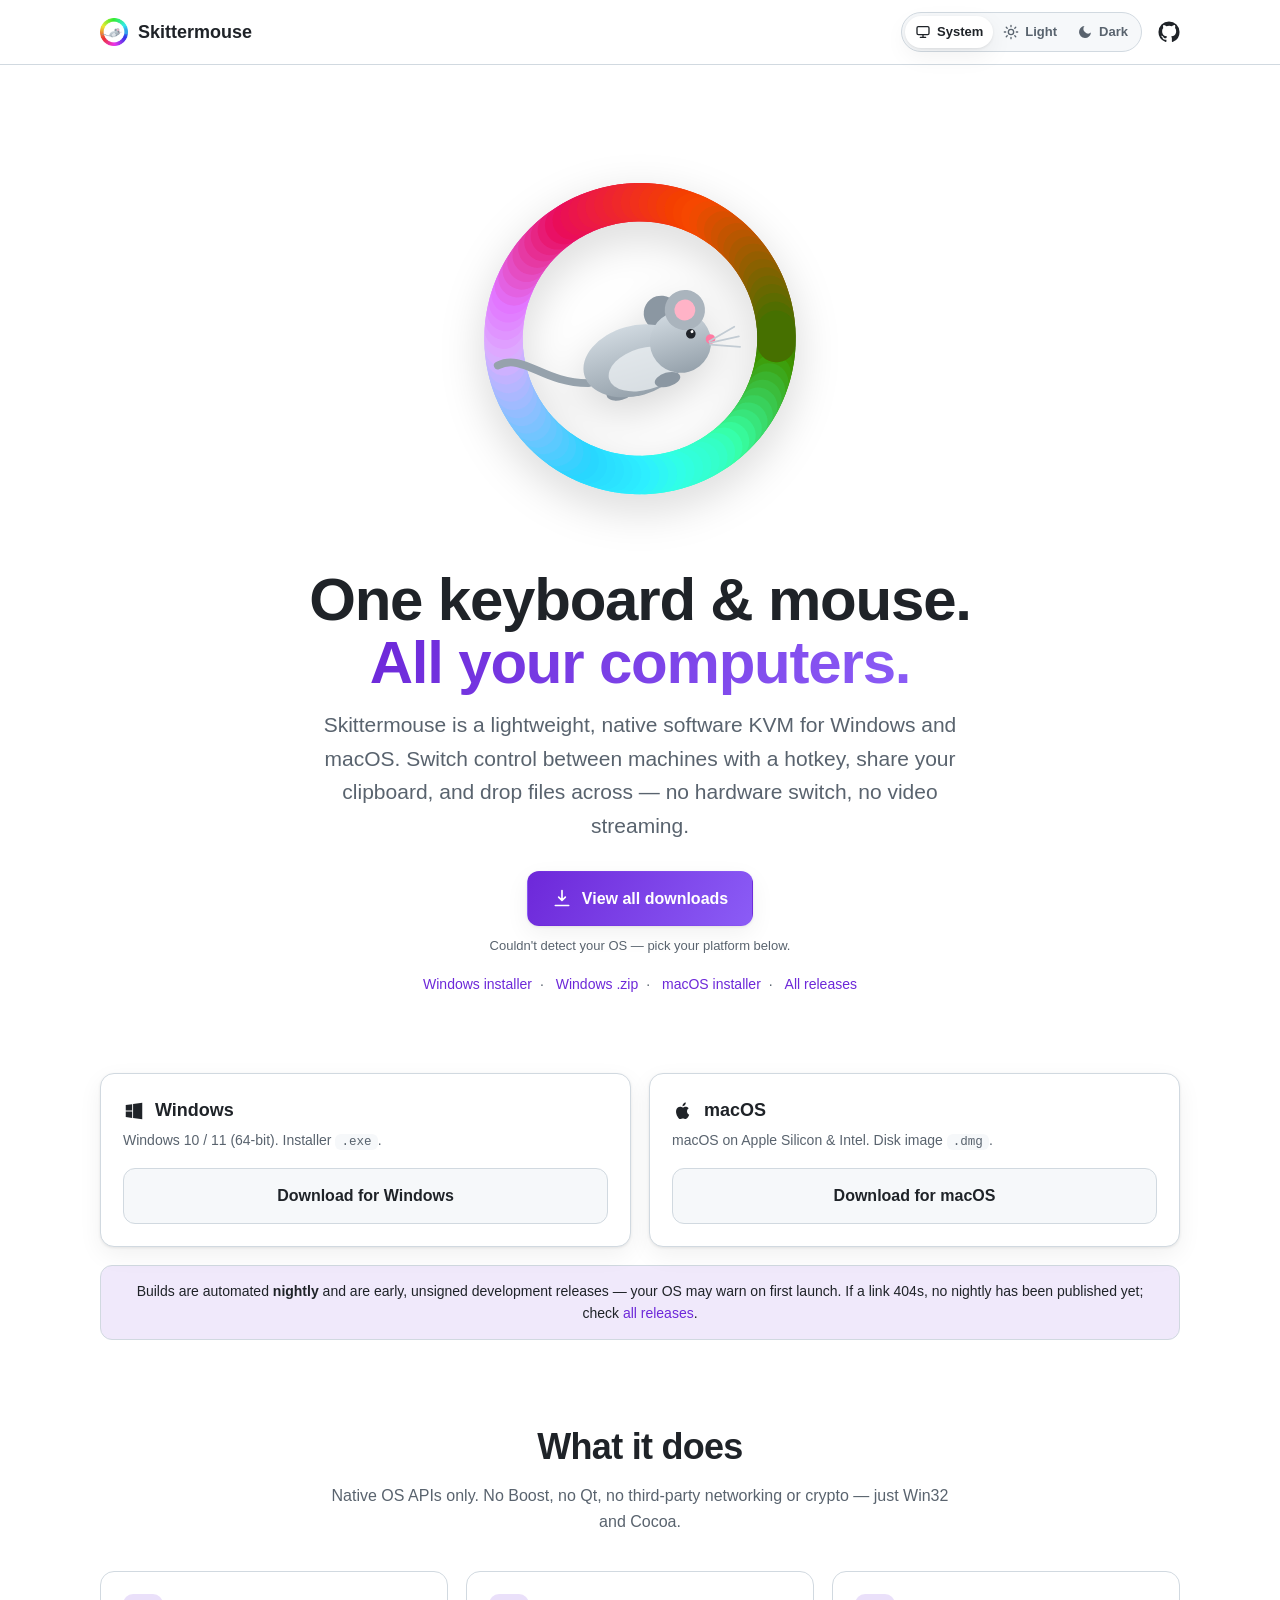
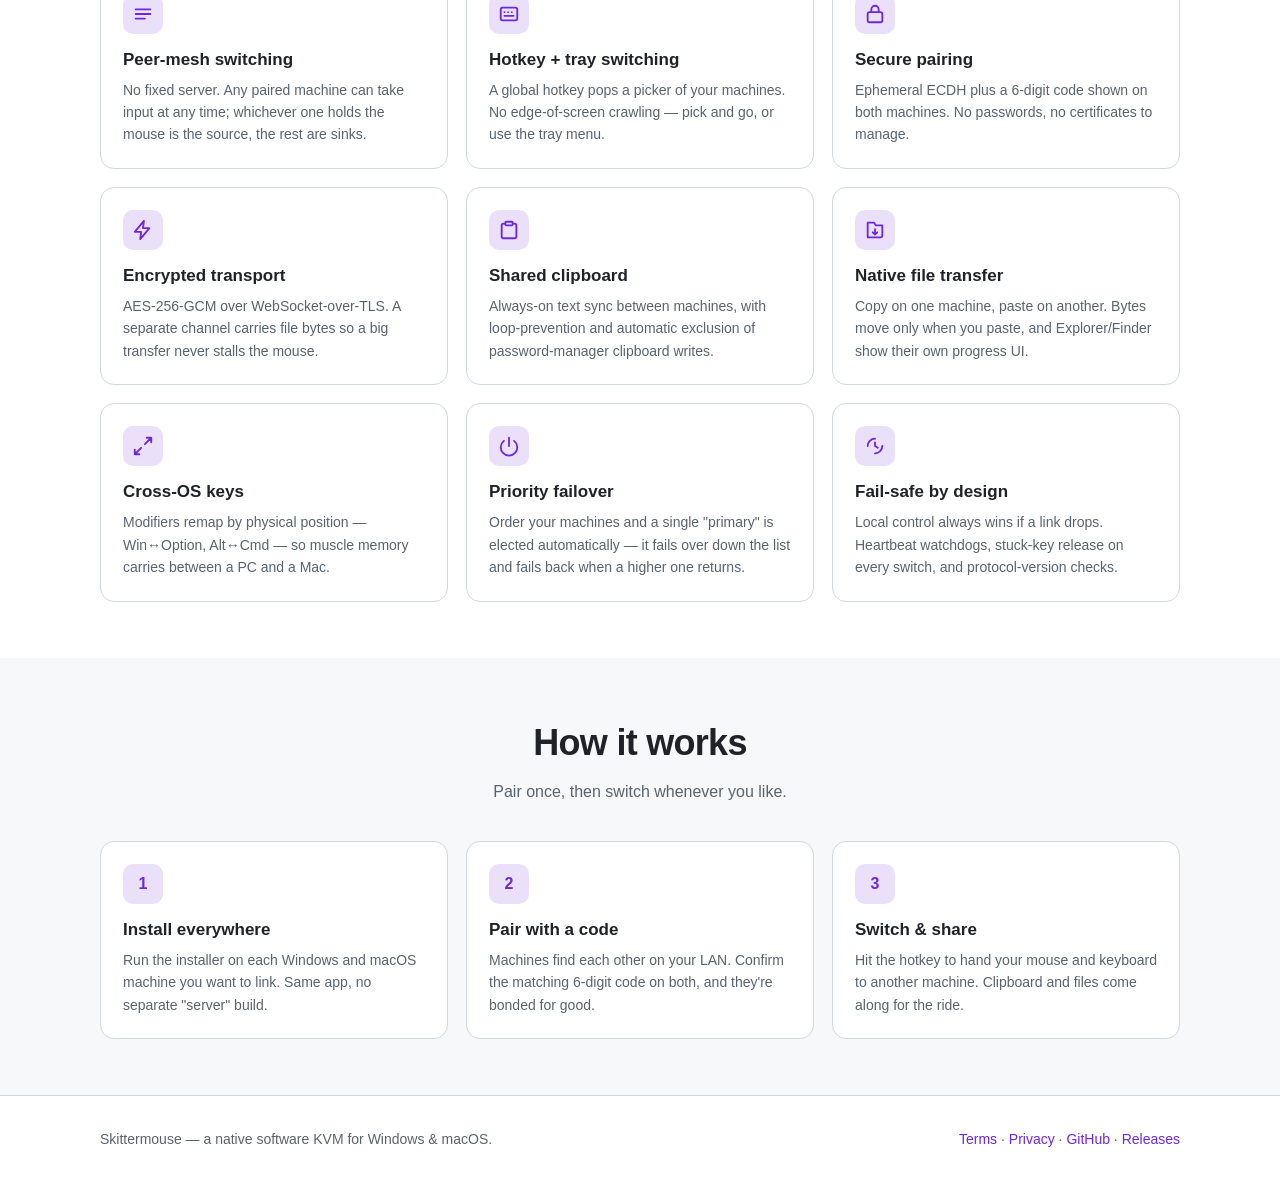
<file: docs/index.html>
<!doctype html>
<html lang="en">
  <head>
    <meta charset="UTF-8" />
    <meta
      name="viewport"
      content="width=device-width, initial-scale=1, viewport-fit=cover"
    />
    <title>Skittermouse — one keyboard & mouse for all your computers</title>
    <meta
      name="description"
      content="Skittermouse is a lightweight, native software KVM for Windows and macOS. Control multiple computers with one mouse and keyboard, with a shared clipboard, secure pairing, and native file transfer."
    />

    <meta name="color-scheme" content="light dark" />
    <meta
      name="theme-color"
      content="#ffffff"
      media="(prefers-color-scheme: light)"
    />
    <meta
      name="theme-color"
      content="#0d1117"
      media="(prefers-color-scheme: dark)"
    />
    <meta name="apple-mobile-web-app-capable" content="yes" />
    <meta name="apple-mobile-web-app-status-bar-style" content="default" />
    <meta name="apple-mobile-web-app-title" content="Skittermouse" />
    <meta name="robots" content="index, follow" />
    <meta
      name="keywords"
      content="software KVM, keyboard and mouse sharing, Windows, macOS, shared clipboard, file transfer, Synergy alternative, Deskflow alternative"
    />
    <link rel="canonical" href="https://mouse.deb0.com/" />

    <!-- Open Graph -->
    <meta
      property="og:title"
      content="Skittermouse — software KVM for Windows & macOS"
    />
    <meta
      property="og:description"
      content="Control multiple computers with one mouse and keyboard. Native, encrypted, zero third-party dependencies."
    />
    <meta property="og:type" content="website" />
    <meta property="og:url" content="https://mouse.deb0.com/" />
    <meta property="og:site_name" content="Skittermouse" />
    <meta property="og:locale" content="en_US" />
    <meta property="og:image" content="https://mouse.deb0.com/og-image.png" />
    <meta property="og:image:width" content="1200" />
    <meta property="og:image:height" content="630" />
    <meta
      property="og:image:alt"
      content="Skittermouse — one keyboard and mouse for all your computers"
    />

    <!-- Twitter -->
    <meta name="twitter:card" content="summary_large_image" />
    <meta
      name="twitter:title"
      content="Skittermouse — software KVM for Windows & macOS"
    />
    <meta
      name="twitter:description"
      content="Control multiple computers with one mouse and keyboard. Native, encrypted, zero third-party dependencies."
    />
    <meta name="twitter:image" content="https://mouse.deb0.com/og-image.png" />

    <link rel="icon" type="image/svg+xml" href="favicon.svg" />
    <link rel="icon" href="favicon.ico" sizes="any" />
    <link rel="icon" type="image/png" sizes="32x32" href="favicon-32.png" />
    <link rel="icon" type="image/png" sizes="16x16" href="favicon-16.png" />
    <link rel="apple-touch-icon" href="apple-touch-icon.png" />
    <link rel="manifest" href="site.webmanifest" />
    <link rel="stylesheet" href="styles.css" />

    <script type="application/ld+json">
      {
        "@context": "https://schema.org",
        "@graph": [
          {
            "@type": "WebSite",
            "@id": "https://mouse.deb0.com/#website",
            "url": "https://mouse.deb0.com/",
            "name": "Skittermouse",
            "description": "A native software KVM for Windows and macOS."
          },
          {
            "@type": "SoftwareApplication",
            "name": "Skittermouse",
            "applicationCategory": "UtilitiesApplication",
            "operatingSystem": "Windows, macOS",
            "url": "https://mouse.deb0.com/",
            "image": "https://mouse.deb0.com/og-image.png",
            "description": "Control multiple computers with one mouse and keyboard, with a shared clipboard, secure pairing, and native file transfer.",
            "downloadUrl": "https://github.com/DebajyotiSaikia/Skittermouse/releases/latest",
            "softwareVersion": "nightly",
            "offers": { "@type": "Offer", "price": "0", "priceCurrency": "USD" }
          }
        ]
      }
    </script>

    <!-- Anti-FOUC: apply a stored explicit theme before first paint. -->
    <script>
      (function () {
        try {
          var m = localStorage.getItem("skittermouse-theme");
          if (m === "light" || m === "dark") {
            document.documentElement.setAttribute("data-theme", m);
          }
        } catch (e) {}
      })();
    </script>
  </head>
  <body>
    <header class="site-header">
      <div class="container">
        <a class="brand" href="/" aria-label="Skittermouse home">
          <img src="icon-192.png" alt="" width="28" height="28" />
          <span class="full">Skittermouse</span>
        </a>
        <div class="spacer"></div>

        <div class="theme-toggle" role="group" aria-label="Color theme">
          <button
            type="button"
            data-theme-option="system"
            aria-pressed="false"
            title="Match system"
          >
            <svg
              viewBox="0 0 24 24"
              fill="none"
              stroke="currentColor"
              stroke-width="2"
              stroke-linecap="round"
              stroke-linejoin="round"
              aria-hidden="true"
            >
              <rect x="3" y="4" width="18" height="12" rx="2" />
              <path d="M8 20h8M12 16v4" />
            </svg>
            <span>System</span>
          </button>
          <button
            type="button"
            data-theme-option="light"
            aria-pressed="false"
            title="Light theme"
          >
            <svg
              viewBox="0 0 24 24"
              fill="none"
              stroke="currentColor"
              stroke-width="2"
              stroke-linecap="round"
              aria-hidden="true"
            >
              <circle cx="12" cy="12" r="4" />
              <path
                d="M12 2v2M12 20v2M2 12h2M20 12h2M4.9 4.9l1.4 1.4M17.7 17.7l1.4 1.4M19.1 4.9l-1.4 1.4M6.3 17.7l-1.4 1.4"
              />
            </svg>
            <span>Light</span>
          </button>
          <button
            type="button"
            data-theme-option="dark"
            aria-pressed="false"
            title="Dark theme"
          >
            <svg viewBox="0 0 24 24" fill="currentColor" aria-hidden="true">
              <path d="M21 12.8A9 9 0 1 1 11.2 3a7 7 0 0 0 9.8 9.8z" />
            </svg>
            <span>Dark</span>
          </button>
        </div>

        <a
          class="ghlink"
          href="https://github.com/DebajyotiSaikia/Skittermouse"
          rel="noopener"
          aria-label="Skittermouse on GitHub"
        >
          <svg
            viewBox="0 0 24 24"
            width="22"
            height="22"
            fill="currentColor"
            aria-hidden="true"
          >
            <path
              d="M12 .5A11.5 11.5 0 0 0 .5 12 11.5 11.5 0 0 0 8.36 22.9c.6.11.82-.26.82-.58v-2c-3.34.73-4.04-1.6-4.04-1.6-.55-1.4-1.34-1.77-1.34-1.77-1.09-.75.08-.73.08-.73 1.2.08 1.84 1.24 1.84 1.24 1.07 1.84 2.8 1.3 3.49 1 .1-.78.42-1.31.76-1.61-2.67-.3-5.47-1.34-5.47-5.96 0-1.32.47-2.4 1.24-3.24-.12-.3-.54-1.53.12-3.18 0 0 1.01-.32 3.3 1.23a11.5 11.5 0 0 1 6 0c2.29-1.55 3.3-1.23 3.3-1.23.66 1.65.24 2.88.12 3.18.77.84 1.23 1.92 1.23 3.24 0 4.63-2.8 5.65-5.48 5.95.43.37.81 1.1.81 2.22v3.29c0 .32.22.7.83.58A11.5 11.5 0 0 0 23.5 12 11.5 11.5 0 0 0 12 .5"
            />
          </svg>
        </a>
      </div>
    </header>

    <main>
      <section class="hero">
        <div class="container">
          <div class="hero-art">
            <img
              src="assets/hero.svg"
              alt="Skittermouse mascot: a mouse skittering through a colorful ring"
              width="640"
              height="470"
            />
          </div>
          <h1>
            One keyboard &amp; mouse.<br /><span class="grad"
              >All your computers.</span
            >
          </h1>
          <p class="tag">
            Skittermouse is a lightweight, native software KVM for Windows and
            macOS. Switch control between machines with a hotkey, share your
            clipboard, and drop files across — no hardware switch, no video
            streaming.
          </p>

          <div class="cta">
            <a
              id="primary-download"
              class="btn btn-primary"
              href="https://github.com/DebajyotiSaikia/Skittermouse/releases/latest"
              rel="noopener"
            >
              <svg
                viewBox="0 0 24 24"
                fill="none"
                stroke="currentColor"
                stroke-width="2"
                stroke-linecap="round"
                stroke-linejoin="round"
                aria-hidden="true"
              >
                <path d="M12 3v12m0 0l4-4m-4 4l-4-4M4 21h16" />
              </svg>
              <span id="primary-download-label">View all downloads</span>
            </a>
            <p id="detect-note" class="detect-note"></p>
            <p class="subtle-links">
              <a
                id="win-link"
                href="https://github.com/DebajyotiSaikia/Skittermouse/releases/latest/download/Skittermouse-Windows-x64-Setup.exe"
                >Windows installer</a
              >·
              <a
                href="https://github.com/DebajyotiSaikia/Skittermouse/releases/latest/download/Skittermouse-Windows-x64.zip"
                >Windows .zip</a
              >·
              <a
                id="mac-link"
                href="https://github.com/DebajyotiSaikia/Skittermouse/releases/latest/download/Skittermouse-macOS.dmg"
                >macOS installer</a
              >·
              <a
                href="https://github.com/DebajyotiSaikia/Skittermouse/releases"
                rel="noopener"
                >All releases</a
              >
            </p>
          </div>
        </div>
      </section>

      <section class="downloads container">
        <div class="dl-grid">
          <div class="dl-card">
            <h3>
              <svg
                viewBox="0 0 24 24"
                width="22"
                height="22"
                fill="currentColor"
                aria-hidden="true"
              >
                <path
                  d="M3 5.5l7-1v7H3v-6zm0 13l7 1v-7H3v6zM11 4.3L21 3v9H11V4.3zM11 12h10v9l-10-1.3V12z"
                />
              </svg>
              Windows
            </h3>
            <p>Windows 10 / 11 (64-bit). Installer <code>.exe</code>.</p>
            <a
              class="btn btn-secondary"
              href="https://github.com/DebajyotiSaikia/Skittermouse/releases/latest/download/Skittermouse-Windows-x64-Setup.exe"
              >Download for Windows</a
            >
          </div>
          <div class="dl-card">
            <h3>
              <svg
                viewBox="0 0 24 24"
                width="22"
                height="22"
                fill="currentColor"
                aria-hidden="true"
              >
                <path
                  d="M16.365 12.5c.02 2.66 2.34 3.55 2.37 3.56-.02.06-.37 1.28-1.22 2.53-.73 1.09-1.49 2.17-2.69 2.19-1.18.02-1.56-.7-2.9-.7-1.35 0-1.77.68-2.88.72-1.16.04-2.04-1.18-2.78-2.26-1.5-2.2-2.65-6.22-1.11-8.94.76-1.34 2.13-2.19 3.62-2.21 1.14-.02 2.21.77 2.9.77.69 0 1.99-.95 3.36-.81.57.02 2.18.23 3.21 1.74-.08.05-1.92 1.12-1.9 3.35M14.09 5.5c.61-.74 1.02-1.77.91-2.8-.88.04-1.94.59-2.57 1.32-.56.65-1.06 1.7-.93 2.7.98.08 1.98-.5 2.59-1.22"
                />
              </svg>
              macOS
            </h3>
            <p>
              macOS on Apple Silicon &amp; Intel. Disk image <code>.dmg</code>.
            </p>
            <a
              class="btn btn-secondary"
              href="https://github.com/DebajyotiSaikia/Skittermouse/releases/latest/download/Skittermouse-macOS.dmg"
              >Download for macOS</a
            >
          </div>
        </div>
        <p class="note-banner" style="margin-top: 18px">
          Builds are automated <strong>nightly</strong> and are early, unsigned
          development releases — your OS may warn on first launch. If a link
          404s, no nightly has been published yet; check
          <a
            href="https://github.com/DebajyotiSaikia/Skittermouse/releases"
            rel="noopener"
            >all releases</a
          >.
        </p>
      </section>

      <section class="block" id="features">
        <div class="container">
          <h2 class="section-title">What it does</h2>
          <p class="section-sub">
            Native OS APIs only. No Boost, no Qt, no third-party networking or
            crypto — just Win32 and Cocoa.
          </p>
          <div class="features">
            <div class="feature">
              <div class="ic">
                <svg
                  viewBox="0 0 24 24"
                  width="22"
                  height="22"
                  fill="none"
                  stroke="currentColor"
                  stroke-width="2"
                  stroke-linecap="round"
                  stroke-linejoin="round"
                  aria-hidden="true"
                >
                  <path d="M4 7h16M4 12h16M4 17h10" />
                </svg>
              </div>
              <h3>Peer-mesh switching</h3>
              <p>
                No fixed server. Any paired machine can take input at any time;
                whichever one holds the mouse is the source, the rest are sinks.
              </p>
            </div>
            <div class="feature">
              <div class="ic">
                <svg
                  viewBox="0 0 24 24"
                  width="22"
                  height="22"
                  fill="none"
                  stroke="currentColor"
                  stroke-width="2"
                  stroke-linecap="round"
                  stroke-linejoin="round"
                  aria-hidden="true"
                >
                  <rect x="3" y="5" width="18" height="14" rx="2" />
                  <path d="M7 10h.01M11 10h.01M15 10h.01M7 14h10" />
                </svg>
              </div>
              <h3>Hotkey + tray switching</h3>
              <p>
                A global hotkey pops a picker of your machines. No
                edge-of-screen crawling — pick and go, or use the tray menu.
              </p>
            </div>
            <div class="feature">
              <div class="ic">
                <svg
                  viewBox="0 0 24 24"
                  width="22"
                  height="22"
                  fill="none"
                  stroke="currentColor"
                  stroke-width="2"
                  stroke-linecap="round"
                  stroke-linejoin="round"
                  aria-hidden="true"
                >
                  <rect x="4" y="10" width="16" height="11" rx="2" />
                  <path d="M8 10V7a4 4 0 0 1 8 0v3" />
                </svg>
              </div>
              <h3>Secure pairing</h3>
              <p>
                Ephemeral ECDH plus a 6-digit code shown on both machines. No
                passwords, no certificates to manage.
              </p>
            </div>
            <div class="feature">
              <div class="ic">
                <svg
                  viewBox="0 0 24 24"
                  width="22"
                  height="22"
                  fill="none"
                  stroke="currentColor"
                  stroke-width="2"
                  stroke-linecap="round"
                  stroke-linejoin="round"
                  aria-hidden="true"
                >
                  <path d="M13 2L3 14h7l-1 8 10-12h-7z" />
                </svg>
              </div>
              <h3>Encrypted transport</h3>
              <p>
                AES-256-GCM over WebSocket-over-TLS. A separate channel carries
                file bytes so a big transfer never stalls the mouse.
              </p>
            </div>
            <div class="feature">
              <div class="ic">
                <svg
                  viewBox="0 0 24 24"
                  width="22"
                  height="22"
                  fill="none"
                  stroke="currentColor"
                  stroke-width="2"
                  stroke-linecap="round"
                  stroke-linejoin="round"
                  aria-hidden="true"
                >
                  <rect x="8" y="3" width="8" height="4" rx="1" />
                  <path
                    d="M8 5H6a2 2 0 0 0-2 2v12a2 2 0 0 0 2 2h12a2 2 0 0 0 2-2V7a2 2 0 0 0-2-2h-2"
                  />
                </svg>
              </div>
              <h3>Shared clipboard</h3>
              <p>
                Always-on text sync between machines, with loop-prevention and
                automatic exclusion of password-manager clipboard writes.
              </p>
            </div>
            <div class="feature">
              <div class="ic">
                <svg
                  viewBox="0 0 24 24"
                  width="22"
                  height="22"
                  fill="none"
                  stroke="currentColor"
                  stroke-width="2"
                  stroke-linecap="round"
                  stroke-linejoin="round"
                  aria-hidden="true"
                >
                  <path d="M4 4h7l2 3h7v11a2 2 0 0 1-2 2H4z" />
                  <path d="M12 11v6m0 0l-2.5-2.5M12 17l2.5-2.5" />
                </svg>
              </div>
              <h3>Native file transfer</h3>
              <p>
                Copy on one machine, paste on another. Bytes move only when you
                paste, and Explorer/Finder show their own progress UI.
              </p>
            </div>
            <div class="feature">
              <div class="ic">
                <svg
                  viewBox="0 0 24 24"
                  width="22"
                  height="22"
                  fill="none"
                  stroke="currentColor"
                  stroke-width="2"
                  stroke-linecap="round"
                  stroke-linejoin="round"
                  aria-hidden="true"
                >
                  <path d="M16 3h5v5M21 3l-7 7M8 21H3v-5M3 21l7-7" />
                </svg>
              </div>
              <h3>Cross-OS keys</h3>
              <p>
                Modifiers remap by physical position — Win↔Option, Alt↔Cmd — so
                muscle memory carries between a PC and a Mac.
              </p>
            </div>
            <div class="feature">
              <div class="ic">
                <svg
                  viewBox="0 0 24 24"
                  width="22"
                  height="22"
                  fill="none"
                  stroke="currentColor"
                  stroke-width="2"
                  stroke-linecap="round"
                  stroke-linejoin="round"
                  aria-hidden="true"
                >
                  <path d="M12 3v9" />
                  <path d="M6.4 6.4a9 9 0 1 0 11.2 0" />
                </svg>
              </div>
              <h3>Priority failover</h3>
              <p>
                Order your machines and a single "primary" is elected
                automatically — it fails over down the list and fails back when
                a higher one returns.
              </p>
            </div>
            <div class="feature">
              <div class="ic">
                <svg
                  viewBox="0 0 24 24"
                  width="22"
                  height="22"
                  fill="none"
                  stroke="currentColor"
                  stroke-width="2"
                  stroke-linecap="round"
                  stroke-linejoin="round"
                  aria-hidden="true"
                >
                  <path d="M4 12a8 8 0 0 1 8-8m8 8a8 8 0 0 1-8 8" />
                  <path d="M12 8v4l3 2" />
                </svg>
              </div>
              <h3>Fail-safe by design</h3>
              <p>
                Local control always wins if a link drops. Heartbeat watchdogs,
                stuck-key release on every switch, and protocol-version checks.
              </p>
            </div>
          </div>
        </div>
      </section>

      <section class="block" id="how" style="background: var(--bg-soft)">
        <div class="container">
          <h2 class="section-title">How it works</h2>
          <p class="section-sub">Pair once, then switch whenever you like.</p>
          <div class="features">
            <div class="feature">
              <div class="ic">1</div>
              <h3>Install everywhere</h3>
              <p>
                Run the installer on each Windows and macOS machine you want to
                link. Same app, no separate "server" build.
              </p>
            </div>
            <div class="feature">
              <div class="ic">2</div>
              <h3>Pair with a code</h3>
              <p>
                Machines find each other on your LAN. Confirm the matching
                6-digit code on both, and they're bonded for good.
              </p>
            </div>
            <div class="feature">
              <div class="ic">3</div>
              <h3>Switch &amp; share</h3>
              <p>
                Hit the hotkey to hand your mouse and keyboard to another
                machine. Clipboard and files come along for the ride.
              </p>
            </div>
          </div>
        </div>
      </section>
    </main>

    <footer class="site-footer">
      <div class="container">
        <div>Skittermouse — a native software KVM for Windows &amp; macOS.</div>
        <div>
          <a href="/terms.html">Terms</a> ·
          <a href="/privacy.html">Privacy</a> ·
          <a
            href="https://github.com/DebajyotiSaikia/Skittermouse"
            rel="noopener"
            >GitHub</a
          >
          ·
          <a
            href="https://github.com/DebajyotiSaikia/Skittermouse/releases"
            rel="noopener"
            >Releases</a
          >
        </div>
      </div>
    </footer>

    <script src="app.js"></script>
  </body>
</html>
</file>
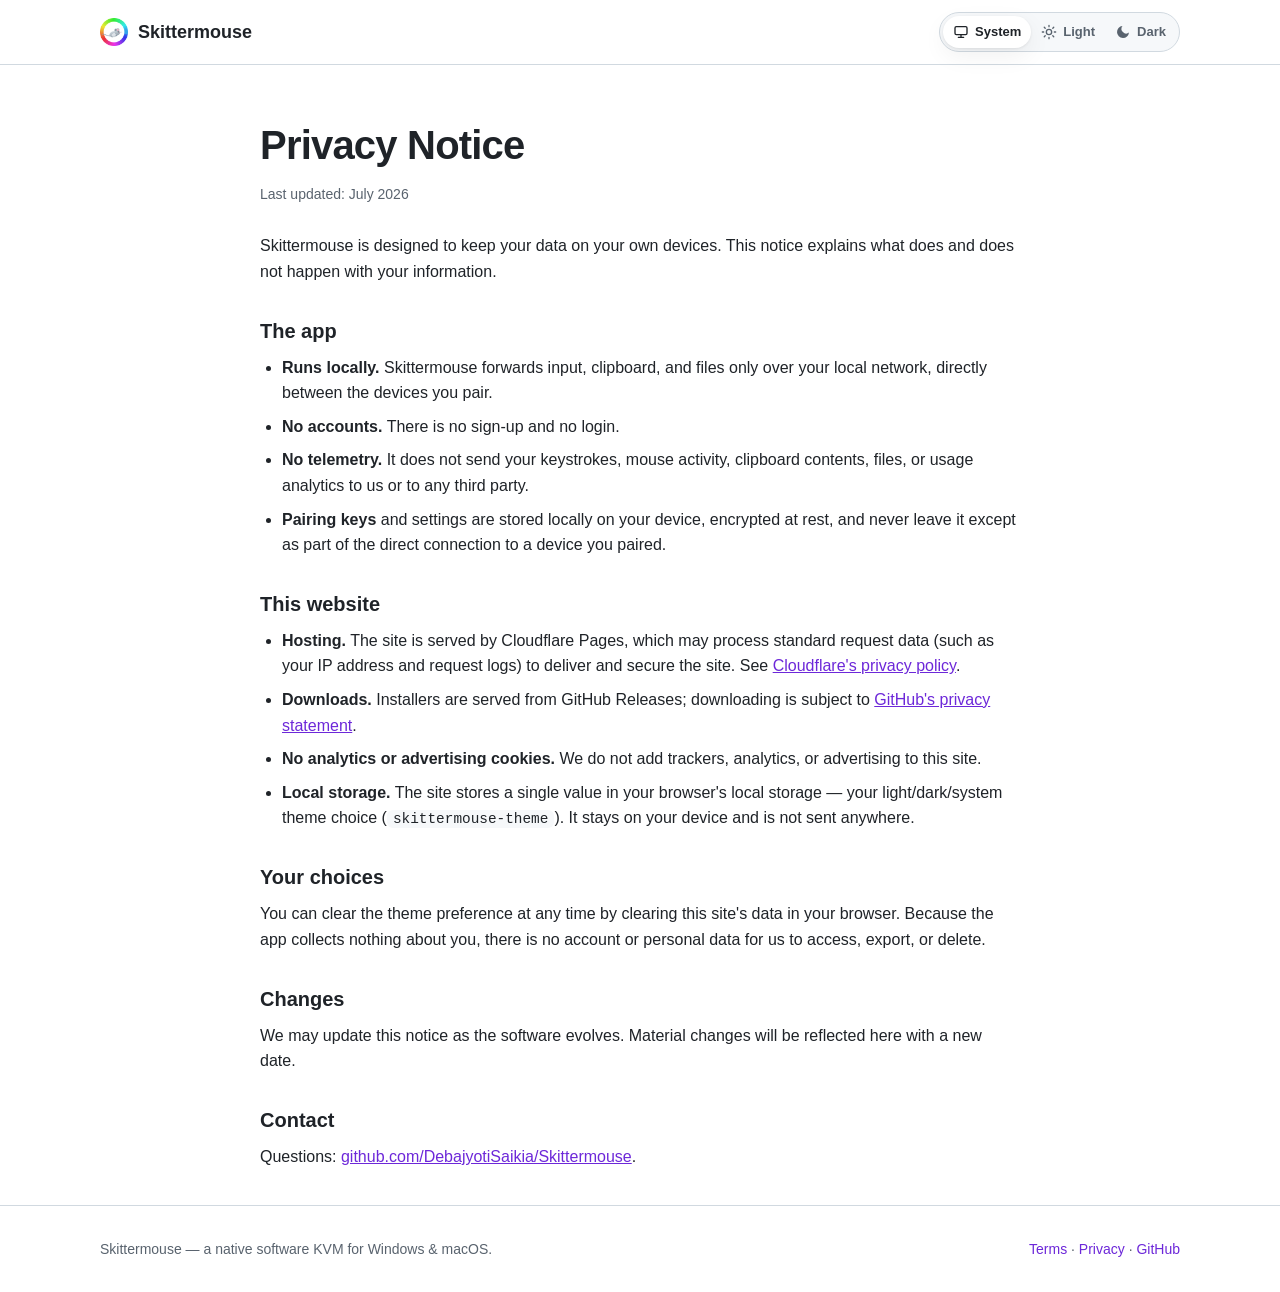
<file: docs/privacy.html>
<!doctype html>
<html lang="en">
  <head>
    <meta charset="UTF-8" />
    <meta
      name="viewport"
      content="width=device-width, initial-scale=1, viewport-fit=cover"
    />
    <title>Privacy Notice — Skittermouse</title>
    <meta name="description" content="Skittermouse privacy notice." />

    <meta name="color-scheme" content="light dark" />
    <meta
      name="theme-color"
      content="#ffffff"
      media="(prefers-color-scheme: light)"
    />
    <meta
      name="theme-color"
      content="#0d1117"
      media="(prefers-color-scheme: dark)"
    />
    <meta name="robots" content="index, follow" />
    <link rel="canonical" href="https://mouse.deb0.com/privacy.html" />

    <link rel="icon" type="image/svg+xml" href="favicon.svg" />
    <link rel="icon" href="favicon.ico" sizes="any" />
    <link rel="icon" type="image/png" sizes="32x32" href="favicon-32.png" />
    <link rel="apple-touch-icon" href="apple-touch-icon.png" />
    <link rel="stylesheet" href="styles.css" />

    <script>
      (function () {
        try {
          var m = localStorage.getItem("skittermouse-theme");
          if (m === "light" || m === "dark") {
            document.documentElement.setAttribute("data-theme", m);
          }
        } catch (e) {}
      })();
    </script>
  </head>
  <body>
    <header class="site-header">
      <div class="container">
        <a class="brand" href="/" aria-label="Skittermouse home">
          <img src="icon-192.png" alt="" width="28" height="28" />
          <span class="full">Skittermouse</span>
        </a>
        <div class="spacer"></div>
        <div class="theme-toggle" role="group" aria-label="Color theme">
          <button
            type="button"
            data-theme-option="system"
            aria-pressed="false"
            title="Match system"
          >
            <svg
              viewBox="0 0 24 24"
              fill="none"
              stroke="currentColor"
              stroke-width="2"
              stroke-linecap="round"
              stroke-linejoin="round"
              aria-hidden="true"
            >
              <rect x="3" y="4" width="18" height="12" rx="2" />
              <path d="M8 20h8M12 16v4" />
            </svg>
            <span>System</span>
          </button>
          <button
            type="button"
            data-theme-option="light"
            aria-pressed="false"
            title="Light theme"
          >
            <svg
              viewBox="0 0 24 24"
              fill="none"
              stroke="currentColor"
              stroke-width="2"
              stroke-linecap="round"
              aria-hidden="true"
            >
              <circle cx="12" cy="12" r="4" />
              <path
                d="M12 2v2M12 20v2M2 12h2M20 12h2M4.9 4.9l1.4 1.4M17.7 17.7l1.4 1.4M19.1 4.9l-1.4 1.4M6.3 17.7l-1.4 1.4"
              />
            </svg>
            <span>Light</span>
          </button>
          <button
            type="button"
            data-theme-option="dark"
            aria-pressed="false"
            title="Dark theme"
          >
            <svg viewBox="0 0 24 24" fill="currentColor" aria-hidden="true">
              <path d="M21 12.8A9 9 0 1 1 11.2 3a7 7 0 0 0 9.8 9.8z" />
            </svg>
            <span>Dark</span>
          </button>
        </div>
      </div>
    </header>

    <main>
      <article class="legal">
        <h1>Privacy Notice</h1>
        <p class="updated">Last updated: July 2026</p>

        <p>
          Skittermouse is designed to keep your data on your own devices. This notice
          explains what does and does not happen with your information.
        </p>

        <h2>The app</h2>
        <ul>
          <li>
            <strong>Runs locally.</strong> Skittermouse forwards input, clipboard,
            and files only over your local network, directly between the devices
            you pair.
          </li>
          <li>
            <strong>No accounts.</strong> There is no sign-up and no login.
          </li>
          <li>
            <strong>No telemetry.</strong> It does not send your keystrokes,
            mouse activity, clipboard contents, files, or usage analytics to us
            or to any third party.
          </li>
          <li>
            <strong>Pairing keys</strong> and settings are stored locally on
            your device, encrypted at rest, and never leave it except as part of
            the direct connection to a device you paired.
          </li>
        </ul>

        <h2>This website</h2>
        <ul>
          <li>
            <strong>Hosting.</strong> The site is served by Cloudflare Pages,
            which may process standard request data (such as your IP address and
            request logs) to deliver and secure the site. See
            <a href="https://www.cloudflare.com/privacypolicy/" rel="noopener"
              >Cloudflare's privacy policy</a
            >.
          </li>
          <li>
            <strong>Downloads.</strong> Installers are served from GitHub
            Releases; downloading is subject to
            <a
              href="https://docs.github.com/site-policy/privacy-policies/github-general-privacy-statement"
              rel="noopener"
              >GitHub's privacy statement</a
            >.
          </li>
          <li>
            <strong>No analytics or advertising cookies.</strong> We do not add
            trackers, analytics, or advertising to this site.
          </li>
          <li>
            <strong>Local storage.</strong> The site stores a single value in
            your browser's local storage — your light/dark/system theme choice
            (<code>skittermouse-theme</code>). It stays on your device and is not
            sent anywhere.
          </li>
        </ul>

        <h2>Your choices</h2>
        <p>
          You can clear the theme preference at any time by clearing this site's
          data in your browser. Because the app collects nothing about you,
          there is no account or personal data for us to access, export, or
          delete.
        </p>

        <h2>Changes</h2>
        <p>
          We may update this notice as the software evolves. Material changes
          will be reflected here with a new date.
        </p>

        <h2>Contact</h2>
        <p>
          Questions:
          <a href="https://github.com/DebajyotiSaikia/Skittermouse" rel="noopener"
            >github.com/DebajyotiSaikia/Skittermouse</a
          >.
        </p>
      </article>
    </main>

    <footer class="site-footer">
      <div class="container">
        <div>Skittermouse — a native software KVM for Windows &amp; macOS.</div>
        <div>
          <a href="/terms.html">Terms</a> ·
          <a href="/privacy.html">Privacy</a> ·
          <a href="https://github.com/DebajyotiSaikia/Skittermouse" rel="noopener"
            >GitHub</a
          >
        </div>
      </div>
    </footer>

    <script src="app.js"></script>
  </body>
</html>
</file>
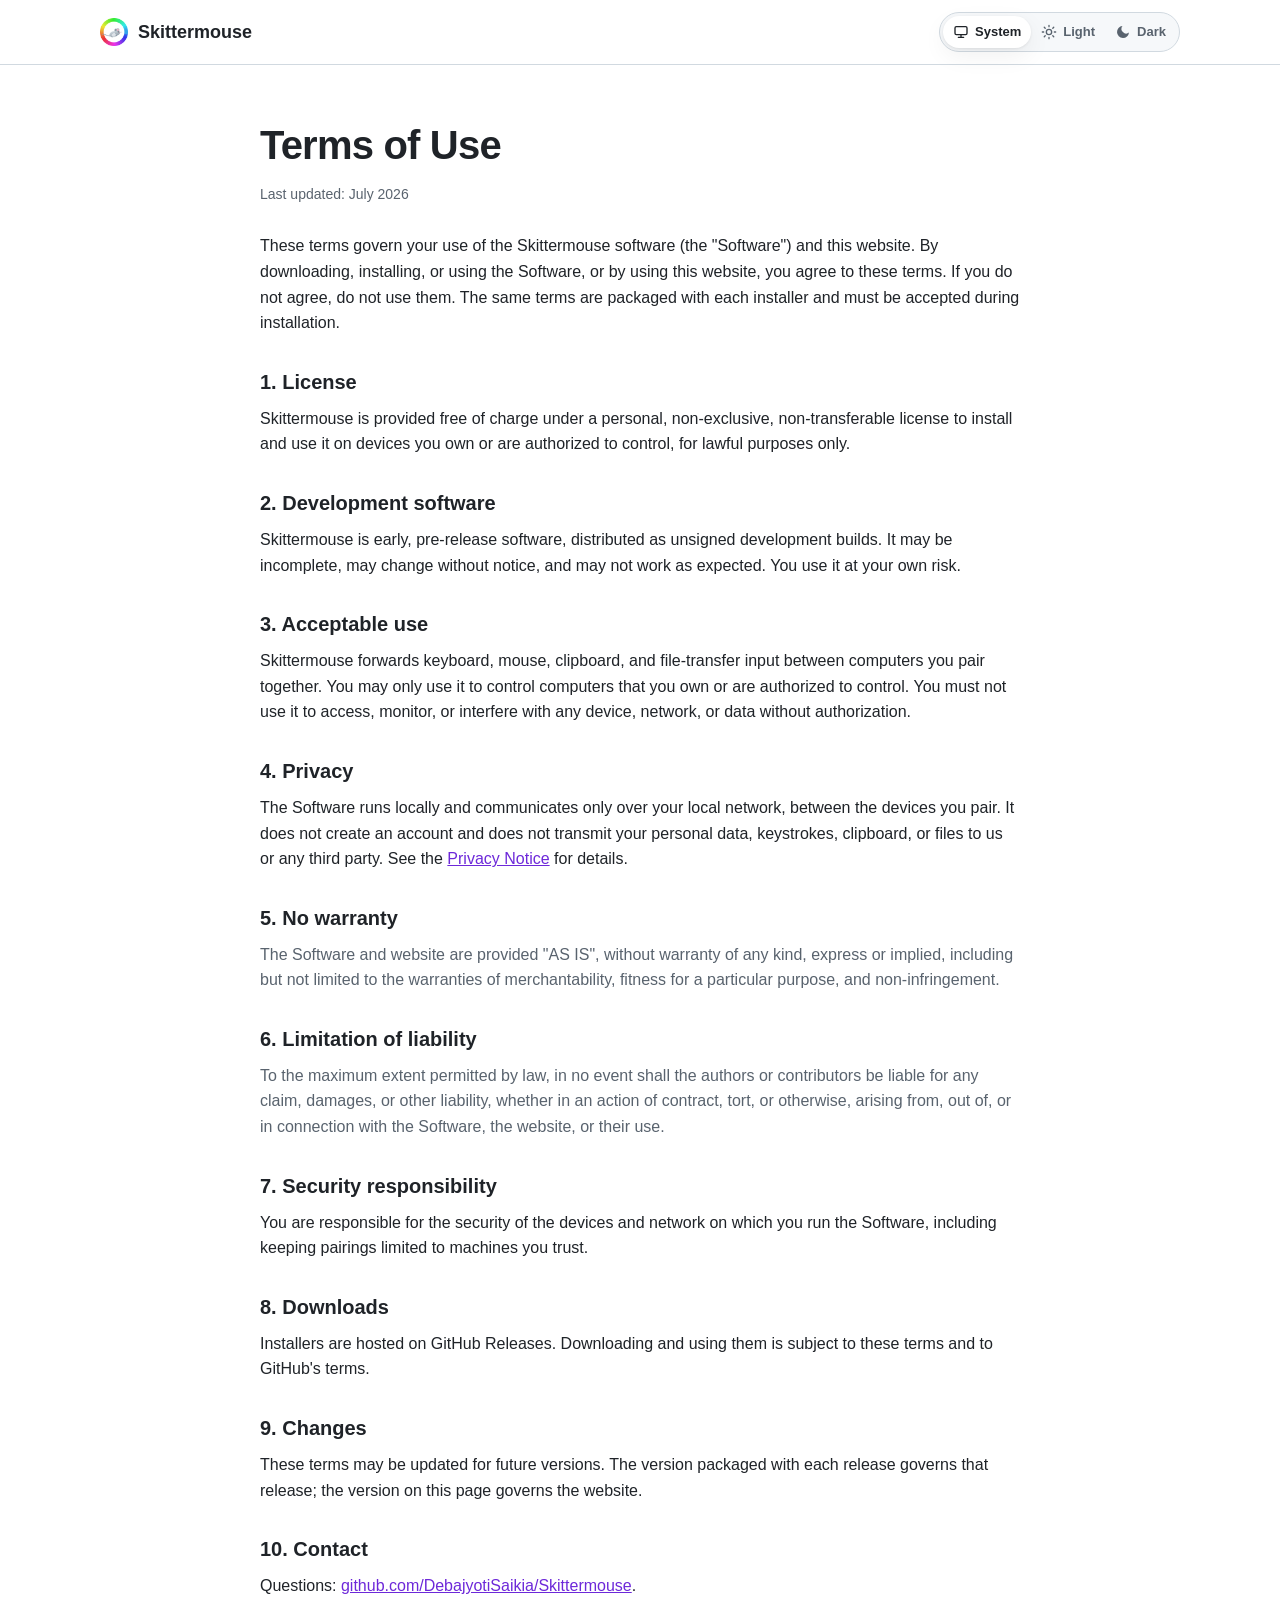
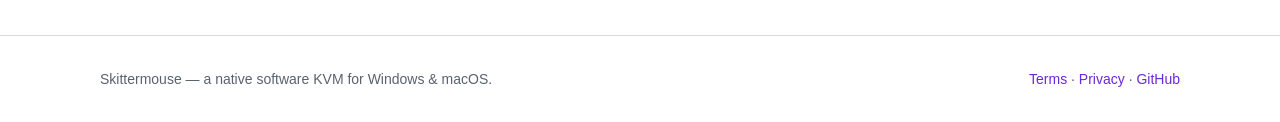
<file: docs/terms.html>
<!doctype html>
<html lang="en">
  <head>
    <meta charset="UTF-8" />
    <meta
      name="viewport"
      content="width=device-width, initial-scale=1, viewport-fit=cover"
    />
    <title>Terms of Use — Skittermouse</title>
    <meta name="description" content="Skittermouse terms of use." />

    <meta name="color-scheme" content="light dark" />
    <meta
      name="theme-color"
      content="#ffffff"
      media="(prefers-color-scheme: light)"
    />
    <meta
      name="theme-color"
      content="#0d1117"
      media="(prefers-color-scheme: dark)"
    />
    <meta name="robots" content="index, follow" />
    <link rel="canonical" href="https://mouse.deb0.com/terms.html" />

    <link rel="icon" type="image/svg+xml" href="favicon.svg" />
    <link rel="icon" href="favicon.ico" sizes="any" />
    <link rel="icon" type="image/png" sizes="32x32" href="favicon-32.png" />
    <link rel="apple-touch-icon" href="apple-touch-icon.png" />
    <link rel="stylesheet" href="styles.css" />

    <script>
      (function () {
        try {
          var m = localStorage.getItem("skittermouse-theme");
          if (m === "light" || m === "dark") {
            document.documentElement.setAttribute("data-theme", m);
          }
        } catch (e) {}
      })();
    </script>
  </head>
  <body>
    <header class="site-header">
      <div class="container">
        <a class="brand" href="/" aria-label="Skittermouse home">
          <img src="icon-192.png" alt="" width="28" height="28" />
          <span class="full">Skittermouse</span>
        </a>
        <div class="spacer"></div>
        <div class="theme-toggle" role="group" aria-label="Color theme">
          <button
            type="button"
            data-theme-option="system"
            aria-pressed="false"
            title="Match system"
          >
            <svg
              viewBox="0 0 24 24"
              fill="none"
              stroke="currentColor"
              stroke-width="2"
              stroke-linecap="round"
              stroke-linejoin="round"
              aria-hidden="true"
            >
              <rect x="3" y="4" width="18" height="12" rx="2" />
              <path d="M8 20h8M12 16v4" />
            </svg>
            <span>System</span>
          </button>
          <button
            type="button"
            data-theme-option="light"
            aria-pressed="false"
            title="Light theme"
          >
            <svg
              viewBox="0 0 24 24"
              fill="none"
              stroke="currentColor"
              stroke-width="2"
              stroke-linecap="round"
              aria-hidden="true"
            >
              <circle cx="12" cy="12" r="4" />
              <path
                d="M12 2v2M12 20v2M2 12h2M20 12h2M4.9 4.9l1.4 1.4M17.7 17.7l1.4 1.4M19.1 4.9l-1.4 1.4M6.3 17.7l-1.4 1.4"
              />
            </svg>
            <span>Light</span>
          </button>
          <button
            type="button"
            data-theme-option="dark"
            aria-pressed="false"
            title="Dark theme"
          >
            <svg viewBox="0 0 24 24" fill="currentColor" aria-hidden="true">
              <path d="M21 12.8A9 9 0 1 1 11.2 3a7 7 0 0 0 9.8 9.8z" />
            </svg>
            <span>Dark</span>
          </button>
        </div>
      </div>
    </header>

    <main>
      <article class="legal">
        <h1>Terms of Use</h1>
        <p class="updated">Last updated: July 2026</p>

        <p>
          These terms govern your use of the Skittermouse software (the "Software")
          and this website. By downloading, installing, or using the Software,
          or by using this website, you agree to these terms. If you do not
          agree, do not use them. The same terms are packaged with each
          installer and must be accepted during installation.
        </p>

        <h2>1. License</h2>
        <p>
          Skittermouse is provided free of charge under a personal, non-exclusive,
          non-transferable license to install and use it on devices you own or
          are authorized to control, for lawful purposes only.
        </p>

        <h2>2. Development software</h2>
        <p>
          Skittermouse is early, pre-release software, distributed as unsigned
          development builds. It may be incomplete, may change without notice,
          and may not work as expected. You use it at your own risk.
        </p>

        <h2>3. Acceptable use</h2>
        <p>
          Skittermouse forwards keyboard, mouse, clipboard, and file-transfer input
          between computers you pair together. You may only use it to control
          computers that you own or are authorized to control. You must not use
          it to access, monitor, or interfere with any device, network, or data
          without authorization.
        </p>

        <h2>4. Privacy</h2>
        <p>
          The Software runs locally and communicates only over your local
          network, between the devices you pair. It does not create an account
          and does not transmit your personal data, keystrokes, clipboard, or
          files to us or any third party. See the
          <a href="/privacy.html">Privacy Notice</a> for details.
        </p>

        <h2>5. No warranty</h2>
        <p class="muted">
          The Software and website are provided "AS IS", without warranty of any
          kind, express or implied, including but not limited to the warranties
          of merchantability, fitness for a particular purpose, and
          non-infringement.
        </p>

        <h2>6. Limitation of liability</h2>
        <p class="muted">
          To the maximum extent permitted by law, in no event shall the authors
          or contributors be liable for any claim, damages, or other liability,
          whether in an action of contract, tort, or otherwise, arising from,
          out of, or in connection with the Software, the website, or their use.
        </p>

        <h2>7. Security responsibility</h2>
        <p>
          You are responsible for the security of the devices and network on
          which you run the Software, including keeping pairings limited to
          machines you trust.
        </p>

        <h2>8. Downloads</h2>
        <p>
          Installers are hosted on GitHub Releases. Downloading and using them
          is subject to these terms and to GitHub's terms.
        </p>

        <h2>9. Changes</h2>
        <p>
          These terms may be updated for future versions. The version packaged
          with each release governs that release; the version on this page
          governs the website.
        </p>

        <h2>10. Contact</h2>
        <p>
          Questions:
          <a href="https://github.com/DebajyotiSaikia/Skittermouse" rel="noopener"
            >github.com/DebajyotiSaikia/Skittermouse</a
          >.
        </p>
      </article>
    </main>

    <footer class="site-footer">
      <div class="container">
        <div>Skittermouse — a native software KVM for Windows &amp; macOS.</div>
        <div>
          <a href="/terms.html">Terms</a> ·
          <a href="/privacy.html">Privacy</a> ·
          <a href="https://github.com/DebajyotiSaikia/Skittermouse" rel="noopener"
            >GitHub</a
          >
        </div>
      </div>
    </footer>

    <script src="app.js"></script>
  </body>
</html>
</file>
<file: docs/styles.css>
/* Skittermouse site — dependency-free, 3-state theme (system / light / dark).
   Dark values apply for (a) system dark when no explicit choice is stored, and
   (b) an explicit dark choice. An explicit light choice forces light even under a
   dark system setting. This uses only standard CSS custom properties and
   prefers-color-scheme, so it works on Safari (iOS/macOS) as well as everywhere else. */

:root {
  color-scheme: light dark;

  --bg: #ffffff;
  --bg-soft: #f6f8fa;
  --card: #ffffff;
  --text: #1f2328;
  --muted: #59636e;
  --border: #d1d9e0;
  --accent: #6d28d9;
  --accent-2: #8b5cf6;
  --accent-contrast: #ffffff;
  --shadow: 0 1px 3px rgba(0, 0, 0, 0.08), 0 8px 24px rgba(0, 0, 0, 0.06);
  --radius: 14px;
}

@media (prefers-color-scheme: dark) {
  :root:not([data-theme]) {
    --bg: #0d1117;
    --bg-soft: #161b22;
    --card: #161b22;
    --text: #e6edf3;
    --muted: #9198a1;
    --border: #30363d;
    --accent: #a78bfa;
    --accent-2: #c4b5fd;
    --accent-contrast: #1a1030;
    --shadow: 0 1px 3px rgba(0, 0, 0, 0.4), 0 10px 30px rgba(0, 0, 0, 0.5);
  }
}

:root[data-theme="dark"] {
  --bg: #0d1117;
  --bg-soft: #161b22;
  --card: #161b22;
  --text: #e6edf3;
  --muted: #9198a1;
  --border: #30363d;
  --accent: #a78bfa;
  --accent-2: #c4b5fd;
  --accent-contrast: #1a1030;
  --shadow: 0 1px 3px rgba(0, 0, 0, 0.4), 0 10px 30px rgba(0, 0, 0, 0.5);
}

:root[data-theme="light"] {
  --bg: #ffffff;
  --bg-soft: #f6f8fa;
  --card: #ffffff;
  --text: #1f2328;
  --muted: #59636e;
  --border: #d1d9e0;
  --accent: #6d28d9;
  --accent-2: #8b5cf6;
  --accent-contrast: #ffffff;
  --shadow: 0 1px 3px rgba(0, 0, 0, 0.08), 0 8px 24px rgba(0, 0, 0, 0.06);
}

* {
  box-sizing: border-box;
}
html {
  scroll-behavior: smooth;
}

body {
  margin: 0;
  font-family:
    -apple-system, BlinkMacSystemFont, "Segoe UI", Roboto, Helvetica, Arial,
    sans-serif;
  background: var(--bg);
  color: var(--text);
  line-height: 1.6;
  -webkit-font-smoothing: antialiased;
  transition:
    background-color 0.2s ease,
    color 0.2s ease;
}

a {
  color: var(--accent);
  text-decoration: none;
}
a:hover {
  text-decoration: underline;
}
code {
  font-family: ui-monospace, SFMono-Regular, Menlo, Consolas, monospace;
  font-size: 0.9em;
  background: var(--bg-soft);
  padding: 1px 6px;
  border-radius: 6px;
}

.container {
  width: min(1080px, 92vw);
  margin: 0 auto;
}

/* Header */
.site-header {
  position: sticky;
  top: 0;
  z-index: 10;
  -webkit-backdrop-filter: saturate(180%) blur(10px);
  backdrop-filter: saturate(180%) blur(10px);
  background: color-mix(in srgb, var(--bg) 82%, transparent);
  border-bottom: 1px solid var(--border);
}
.site-header .container {
  display: flex;
  align-items: center;
  gap: 16px;
  height: 64px;
}
.brand {
  display: flex;
  align-items: center;
  gap: 10px;
  font-weight: 700;
  font-size: 18px;
  color: var(--text);
}
.brand img {
  width: 28px;
  height: 28px;
}
.brand:hover {
  text-decoration: none;
}
.spacer {
  flex: 1;
}

/* Theme segmented control */
.theme-toggle {
  display: inline-flex;
  background: var(--bg-soft);
  border: 1px solid var(--border);
  border-radius: 999px;
  padding: 3px;
}
.theme-toggle button {
  display: inline-flex;
  align-items: center;
  gap: 6px;
  border: 0;
  background: transparent;
  color: var(--muted);
  padding: 6px 10px;
  border-radius: 999px;
  cursor: pointer;
  font: inherit;
  font-size: 13px;
  font-weight: 600;
  transition:
    background-color 0.15s ease,
    color 0.15s ease;
}
.theme-toggle button svg {
  width: 16px;
  height: 16px;
}
.theme-toggle button.is-active {
  background: var(--card);
  color: var(--text);
  box-shadow: var(--shadow);
}
.theme-toggle button:focus-visible {
  outline: 2px solid var(--accent);
  outline-offset: 2px;
}

.ghlink {
  display: inline-flex;
  align-items: center;
  color: var(--text);
}
.ghlink:hover {
  color: var(--accent);
}

/* Hero */
.hero {
  padding: 72px 0 40px;
  text-align: center;
}
.hero h1 {
  font-size: clamp(34px, 6vw, 60px);
  line-height: 1.05;
  margin: 0 0 14px;
  letter-spacing: -0.02em;
}
.hero .tag {
  font-size: clamp(17px, 2.5vw, 21px);
  color: var(--muted);
  margin: 0 auto 28px;
  max-width: 640px;
}
.grad {
  background: linear-gradient(120deg, var(--accent), var(--accent-2));
  -webkit-background-clip: text;
  background-clip: text;
  color: transparent;
}

/* Hero mascot — the artwork animates itself (rope colors, fire, the mouse);
   the element just floats gently. */
.hero-art {
  display: flex;
  justify-content: center;
  margin: 4px auto 16px;
  overflow: visible;
}
.hero-art img {
  width: clamp(300px, 62vw, 560px);
  height: auto;
  animation: floaty 5s ease-in-out infinite;
  filter: drop-shadow(0 14px 22px rgba(0, 0, 0, 0.16));
  will-change: transform;
}
@keyframes floaty {
  0%,
  100% {
    transform: translateY(0);
  }
  50% {
    transform: translateY(-10px);
  }
}
@media (prefers-reduced-motion: reduce) {
  .hero-art img {
    animation: none;
  }
}

.cta {
  display: flex;
  flex-direction: column;
  align-items: center;
  gap: 10px;
}
.btn {
  display: inline-flex;
  align-items: center;
  justify-content: center;
  gap: 10px;
  padding: 14px 24px;
  border-radius: 12px;
  font-weight: 700;
  font-size: 16px;
  cursor: pointer;
  border: 1px solid transparent;
  transition:
    filter 0.15s ease,
    transform 0.05s ease;
}
.btn:active {
  transform: translateY(1px);
}
.btn-primary {
  background: linear-gradient(120deg, var(--accent), var(--accent-2));
  color: var(--accent-contrast);
  box-shadow: var(--shadow);
}
.btn-primary:hover {
  text-decoration: none;
  filter: brightness(1.05);
}
.btn svg {
  width: 20px;
  height: 20px;
}
.detect-note {
  font-size: 13px;
  color: var(--muted);
  min-height: 1.2em;
  margin: 0;
}
.subtle-links {
  margin-top: 6px;
  font-size: 14px;
  color: var(--muted);
}
.subtle-links a {
  margin: 0 8px;
}

/* Download cards */
.downloads {
  padding: 24px 0 8px;
}
.dl-grid {
  display: grid;
  grid-template-columns: repeat(auto-fit, minmax(260px, 1fr));
  gap: 18px;
}
.dl-card {
  background: var(--card);
  border: 1px solid var(--border);
  border-radius: var(--radius);
  padding: 22px;
  box-shadow: var(--shadow);
}
.dl-card h3 {
  margin: 0 0 4px;
  display: flex;
  align-items: center;
  gap: 10px;
  font-size: 18px;
}
.dl-card p {
  color: var(--muted);
  margin: 0 0 16px;
  font-size: 14px;
}
.btn-secondary {
  background: var(--bg-soft);
  border: 1px solid var(--border);
  color: var(--text);
  width: 100%;
}
.btn-secondary:hover {
  text-decoration: none;
  border-color: var(--accent);
}

/* Sections */
section.block {
  padding: 56px 0;
}
.section-title {
  text-align: center;
  font-size: clamp(26px, 4vw, 36px);
  margin: 0 0 8px;
  letter-spacing: -0.02em;
}
.section-sub {
  text-align: center;
  color: var(--muted);
  margin: 0 auto 36px;
  max-width: 620px;
}

.features {
  display: grid;
  grid-template-columns: repeat(auto-fit, minmax(280px, 1fr));
  gap: 18px;
}
.feature {
  background: var(--card);
  border: 1px solid var(--border);
  border-radius: var(--radius);
  padding: 22px;
}
.feature .ic {
  width: 40px;
  height: 40px;
  border-radius: 10px;
  display: grid;
  place-items: center;
  background: color-mix(in srgb, var(--accent) 14%, transparent);
  color: var(--accent);
  margin-bottom: 12px;
  font-weight: 700;
}
.feature h3 {
  margin: 0 0 6px;
  font-size: 17px;
}
.feature p {
  margin: 0;
  color: var(--muted);
  font-size: 14px;
}

.note-banner {
  background: color-mix(in srgb, var(--accent) 10%, transparent);
  border: 1px solid var(--border);
  border-radius: 12px;
  padding: 14px 18px;
  color: var(--text);
  font-size: 14px;
  text-align: center;
}

/* Footer */
.site-footer {
  border-top: 1px solid var(--border);
  padding: 32px 0;
  color: var(--muted);
  font-size: 14px;
}
.site-footer .container {
  display: flex;
  flex-wrap: wrap;
  gap: 12px;
  align-items: center;
  justify-content: space-between;
}

/* Legal / prose pages (terms, privacy) */
.legal {
  width: min(760px, 92vw);
  margin: 0 auto;
  padding: 48px 0 24px;
}
.legal h1 {
  font-size: clamp(28px, 4vw, 40px);
  margin: 0 0 6px;
  letter-spacing: -0.02em;
}
.legal .updated {
  color: var(--muted);
  margin: 0 0 28px;
  font-size: 14px;
}
.legal h2 {
  font-size: 20px;
  margin: 30px 0 8px;
}
.legal p {
  margin: 0 0 12px;
}
.legal ul {
  margin: 0 0 12px;
  padding-left: 22px;
}
.legal li {
  margin: 0 0 8px;
}
.legal a {
  text-decoration: underline;
}
.legal .muted {
  color: var(--muted);
}

@media (max-width: 560px) {
  .theme-toggle button span {
    display: none;
  }
}
</file>
